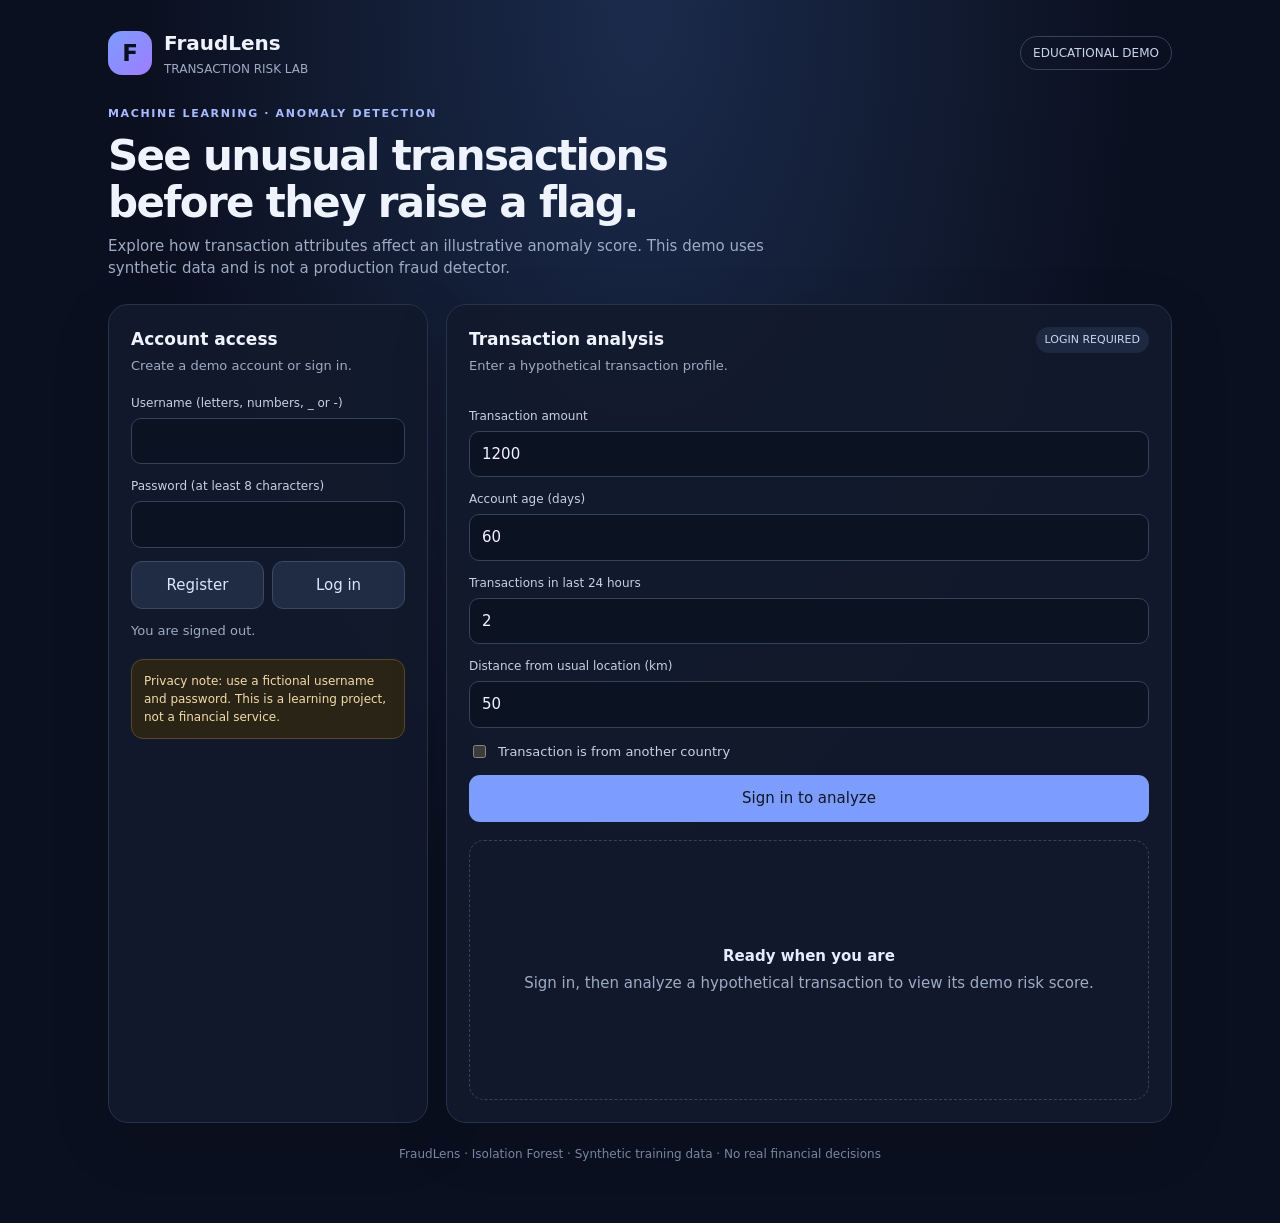
<file: web/index.html>
<!doctype html>
<html lang="en">
<head>
  <meta charset="utf-8">
  <meta name="viewport" content="width=device-width, initial-scale=1">
  <meta name="theme-color" content="#111827">
  <meta name="description" content="Educational transaction anomaly scoring dashboard.">
  <title>FraudLens — Fraud Detection Demo</title>
  <style>
    :root{color-scheme:dark;--bg:#0b1020;--panel:#121a2c;--line:#26334c;--text:#eef3ff;--muted:#9eabc4;--accent:#7c9cff;--green:#49d7a1;--yellow:#ffcf70;--red:#ff7b8b}
    *{box-sizing:border-box}body{margin:0;background:radial-gradient(ellipse at top,#1b2b4c 0,#0b1020 55%);font:15px/1.5 Inter,ui-sans-serif,system-ui,-apple-system,Segoe UI,sans-serif;color:var(--text);min-height:100vh}
    .wrap{max-width:1100px;margin:auto;padding:28px 18px 48px}.top{display:flex;justify-content:space-between;align-items:center;gap:18px;margin-bottom:28px}.brand{display:flex;align-items:center;gap:12px}.logo{display:grid;place-items:center;width:44px;height:44px;border-radius:14px;background:linear-gradient(135deg,#7c9cff,#9e7cff);font-size:23px;font-weight:800;color:#0b1020}.brand h1{font-size:20px;margin:0}.brand p{margin:2px 0 0;color:var(--muted);font-size:12px}.pill{border:1px solid #34435e;border-radius:999px;padding:7px 12px;color:#c7d4ed;font-size:12px}
    .hero{margin:18px 0 24px}.eyebrow{color:#a8bbff;text-transform:uppercase;letter-spacing:.15em;font-size:11px;font-weight:700}.hero h2{font-size:clamp(27px,5vw,42px);line-height:1.12;letter-spacing:-.04em;margin:9px 0}.hero p{max-width:700px;color:var(--muted);margin:0}
    .grid{display:grid;grid-template-columns:320px 1fr;gap:18px}.card{background:rgba(18,26,44,.92);border:1px solid var(--line);border-radius:20px;padding:22px;box-shadow:0 18px 60px #0002}.card h3{margin:0 0 4px;font-size:17px}.sub{color:var(--muted);font-size:13px;margin:0 0 18px}.field{display:block;margin:13px 0}.field span{display:block;color:#c6d1e6;font-size:12px;margin-bottom:6px}.field input{width:100%;background:#0b1222;border:1px solid #33425d;border-radius:10px;padding:11px 12px;color:var(--text);font:inherit;outline:none}.field input:focus{border-color:var(--accent);box-shadow:0 0 0 3px #7c9cff20}.check{display:flex;align-items:center;gap:9px;color:#c6d1e6;font-size:13px;margin:14px 0}.btn{border:0;border-radius:11px;padding:12px 15px;font-weight:700;cursor:pointer;font:inherit}.primary{background:var(--accent);color:#10172b;width:100%}.secondary{background:#202c43;color:#dce6ff;border:1px solid #394966}.actions{display:flex;gap:8px;flex-wrap:wrap}.actions .btn{flex:1}.hint{font-size:12px;color:var(--muted);margin:12px 0 0}.notice{margin-top:18px;padding:12px;border-radius:12px;background:#2a2417;border:1px solid #59472b;color:#f3dba9;font-size:12px}.status{margin-top:12px;color:var(--muted);font-size:13px;min-height:20px;overflow-wrap:anywhere}.result-head{display:flex;justify-content:space-between;gap:12px;align-items:flex-start}.status-tag{font-size:11px;border-radius:999px;padding:5px 9px;background:#1d2940;color:#c8d5f1}.metrics{display:grid;grid-template-columns:repeat(3,minmax(0,1fr));gap:12px;margin:20px 0}.metric{background:#0b1222;border:1px solid #27344b;border-radius:14px;padding:15px}.metric span{display:block;font-size:12px;color:var(--muted)}.metric strong{display:block;font-size:25px;margin-top:7px;overflow-wrap:anywhere}.bar{height:9px;background:#28344a;border-radius:99px;overflow:hidden;margin:12px 0 5px}.bar div{height:100%;width:0;background:linear-gradient(90deg,var(--green),var(--yellow),var(--red));transition:width .3s}.empty{display:grid;place-items:center;text-align:center;min-height:260px;color:var(--muted);border:1px dashed #35425a;border-radius:15px;padding:20px}.empty b{display:block;color:#e5ecff;font-size:15px;margin-bottom:5px}.foot{color:#7786a2;font-size:12px;text-align:center;margin-top:22px}.hidden{display:none!important}
    @media(max-width:800px){.grid{grid-template-columns:1fr}.metrics{grid-template-columns:1fr}.top{align-items:flex-start}.pill{max-width:150px;text-align:center}}
  </style>
</head>
<body>
<div class="wrap">
  <header class="top"><div class="brand"><div class="logo">F</div><div><h1>FraudLens</h1><p>TRANSACTION RISK LAB</p></div></div><span class="pill">EDUCATIONAL DEMO</span></header>
  <section class="hero"><div class="eyebrow">Machine learning · Anomaly detection</div><h2>See unusual transactions<br>before they raise a flag.</h2><p>Explore how transaction attributes affect an illustrative anomaly score. This demo uses synthetic data and is not a production fraud detector.</p></section>
  <div class="grid">
    <aside class="card">
      <h3>Account access</h3><p class="sub">Create a demo account or sign in.</p>
      <label class="field"><span>Username (letters, numbers, _ or -)</span><input id="username" autocomplete="username" minlength="3" maxlength="80" value=""></label>
      <label class="field"><span>Password (at least 8 characters)</span><input id="password" type="password" autocomplete="current-password" minlength="8" maxlength="128"></label>
      <div class="actions"><button class="btn secondary" id="registerBtn" type="button">Register</button><button class="btn secondary" id="loginBtn" type="button">Log in</button></div>
      <div class="status" id="authStatus" role="status" aria-live="polite">You are signed out.</div>
      <button class="btn secondary hidden" id="logoutBtn" type="button" style="width:100%;margin-top:8px">Log out</button>
      <div class="notice">Privacy note: use a fictional username and password. This is a learning project, not a financial service.</div>
    </aside>
    <main class="card">
      <div class="result-head"><div><h3>Transaction analysis</h3><p class="sub">Enter a hypothetical transaction profile.</p></div><span class="status-tag" id="sessionTag">LOGIN REQUIRED</span></div>
      <form id="predictForm">
        <label class="field"><span>Transaction amount</span><input id="amount" type="number" min="0.01" max="1000000000" step="0.01" value="1200" required></label>
        <label class="field"><span>Account age (days)</span><input id="age" type="number" min="0" max="100000" step="1" value="60" required></label>
        <label class="field"><span>Transactions in last 24 hours</span><input id="velocity" type="number" min="0" max="100000" step="1" value="2" required></label>
        <label class="field"><span>Distance from usual location (km)</span><input id="distance" type="number" min="0" max="50000" step="0.1" value="50" required></label>
        <label class="check"><input id="foreign" type="checkbox"> Transaction is from another country</label>
        <button class="btn primary" id="analyzeBtn" type="submit" disabled>Sign in to analyze</button>
      </form>
      <div id="result" style="margin-top:18px"><div class="empty"><div><b>Ready when you are</b>Sign in, then analyze a hypothetical transaction to view its demo risk score.</div></div></div>
    </main>
  </div>
  <p class="foot">FraudLens · Isolation Forest · Synthetic training data · No real financial decisions</p>
</div>
<script>
const $ = (id) => document.getElementById(id);
let accessToken = sessionStorage.getItem("fraudlens_token") || "";
function setStatus(message, isError=false) { $("authStatus").textContent=message; $("authStatus").style.color=isError?"#ff9eaa":"#9eabc4"; }
function setSession(username) {
  const loggedIn=Boolean(accessToken);
  $("sessionTag").textContent=loggedIn ? "SIGNED IN" : "LOGIN REQUIRED";
  $("analyzeBtn").disabled=!loggedIn;
  $("analyzeBtn").textContent=loggedIn ? "Analyze transaction" : "Sign in to analyze";
  $("logoutBtn").classList.toggle("hidden",!loggedIn);
  if(username) setStatus("Signed in as "+username+".");
}
async function auth(path) {
  const username=$("username").value.trim(), password=$("password").value;
  if(!username || !password) { setStatus("Enter a username and password first.",true); return; }
  try {
    const response=await fetch(path,{method:"POST",headers:{"Content-Type":"application/json"},body:JSON.stringify({username,password})});
    const data=await response.json();
    if(!response.ok) throw new Error(data.detail || "Request failed");
    if(path.endsWith("register")) { setStatus("Account created. Now log in."); return; }
    accessToken=data.access_token; sessionStorage.setItem("fraudlens_token",accessToken); setSession(data.user?.username || username);
  } catch(error) { setStatus(error.message || "Unable to connect to API.",true); }
}
$("registerBtn").addEventListener("click",()=>auth("/auth/register"));
$("loginBtn").addEventListener("click",()=>auth("/auth/login"));
$("logoutBtn").addEventListener("click",()=>{accessToken="";sessionStorage.removeItem("fraudlens_token");setSession();setStatus("You are signed out.");});
$("predictForm").addEventListener("submit",async (event)=>{
  event.preventDefault();
  if(!accessToken) return;
  const transaction={amount:Number($("amount").value),account_age_days:Number($("age").value),velocity_24h:Number($("velocity").value),distance_km:Number($("distance").value),foreign:$("foreign").checked};
  $("result").innerHTML='<div class="empty">Analyzing transaction…</div>';
  try {
    const response=await fetch("/predict",{method:"POST",headers:{"Content-Type":"application/json","Authorization":"Bearer "+accessToken},body:JSON.stringify(transaction)});
    const data=await response.json();
    if(response.status===401){accessToken="";sessionStorage.removeItem("fraudlens_token");setSession();throw new Error("Session expired. Please log in again.");}
    if(!response.ok) throw new Error(data.detail || "Prediction failed");
    const color=data.risk_level==="high"?"#ff7b8b":data.risk_level==="medium"?"#ffcf70":"#49d7a1";
    $("result").innerHTML='<div class="result-head"><div><h3>Analysis result</h3><p class="sub">Model output for the submitted demo transaction.</p></div><span class="status-tag" style="color:'+color+'">'+data.risk_level.toUpperCase()+' RISK</span></div><div class="metrics"><div class="metric"><span>Illustrative risk score</span><strong>'+Number(data.risk_score).toFixed(1)+'/100</strong></div><div class="metric"><span>Suggested action</span><strong style="font-size:20px">'+data.decision.toUpperCase()+'</strong></div><div class="metric"><span>Model</span><strong style="font-size:16px">Isolation Forest</strong></div></div><div class="bar"><div style="width:'+Math.max(0,Math.min(100,Number(data.risk_score)))+'%"></div></div><p class="hint">This is an anomaly score, not a calibrated probability that fraud occurred.</p><div class="notice">'+data.notice+'</div>';
  } catch(error) { $("result").innerHTML='<div class="notice">'+String(error.message || "Request failed").replace(/[&<>"]/g,c=>({"&":"&amp;","<":"&lt;",">":"&gt;",'"':"&quot;"}[c]))+'</div>'; }
});
if(accessToken) setSession("previous session");
</script>
</body>
</html>
</file>
